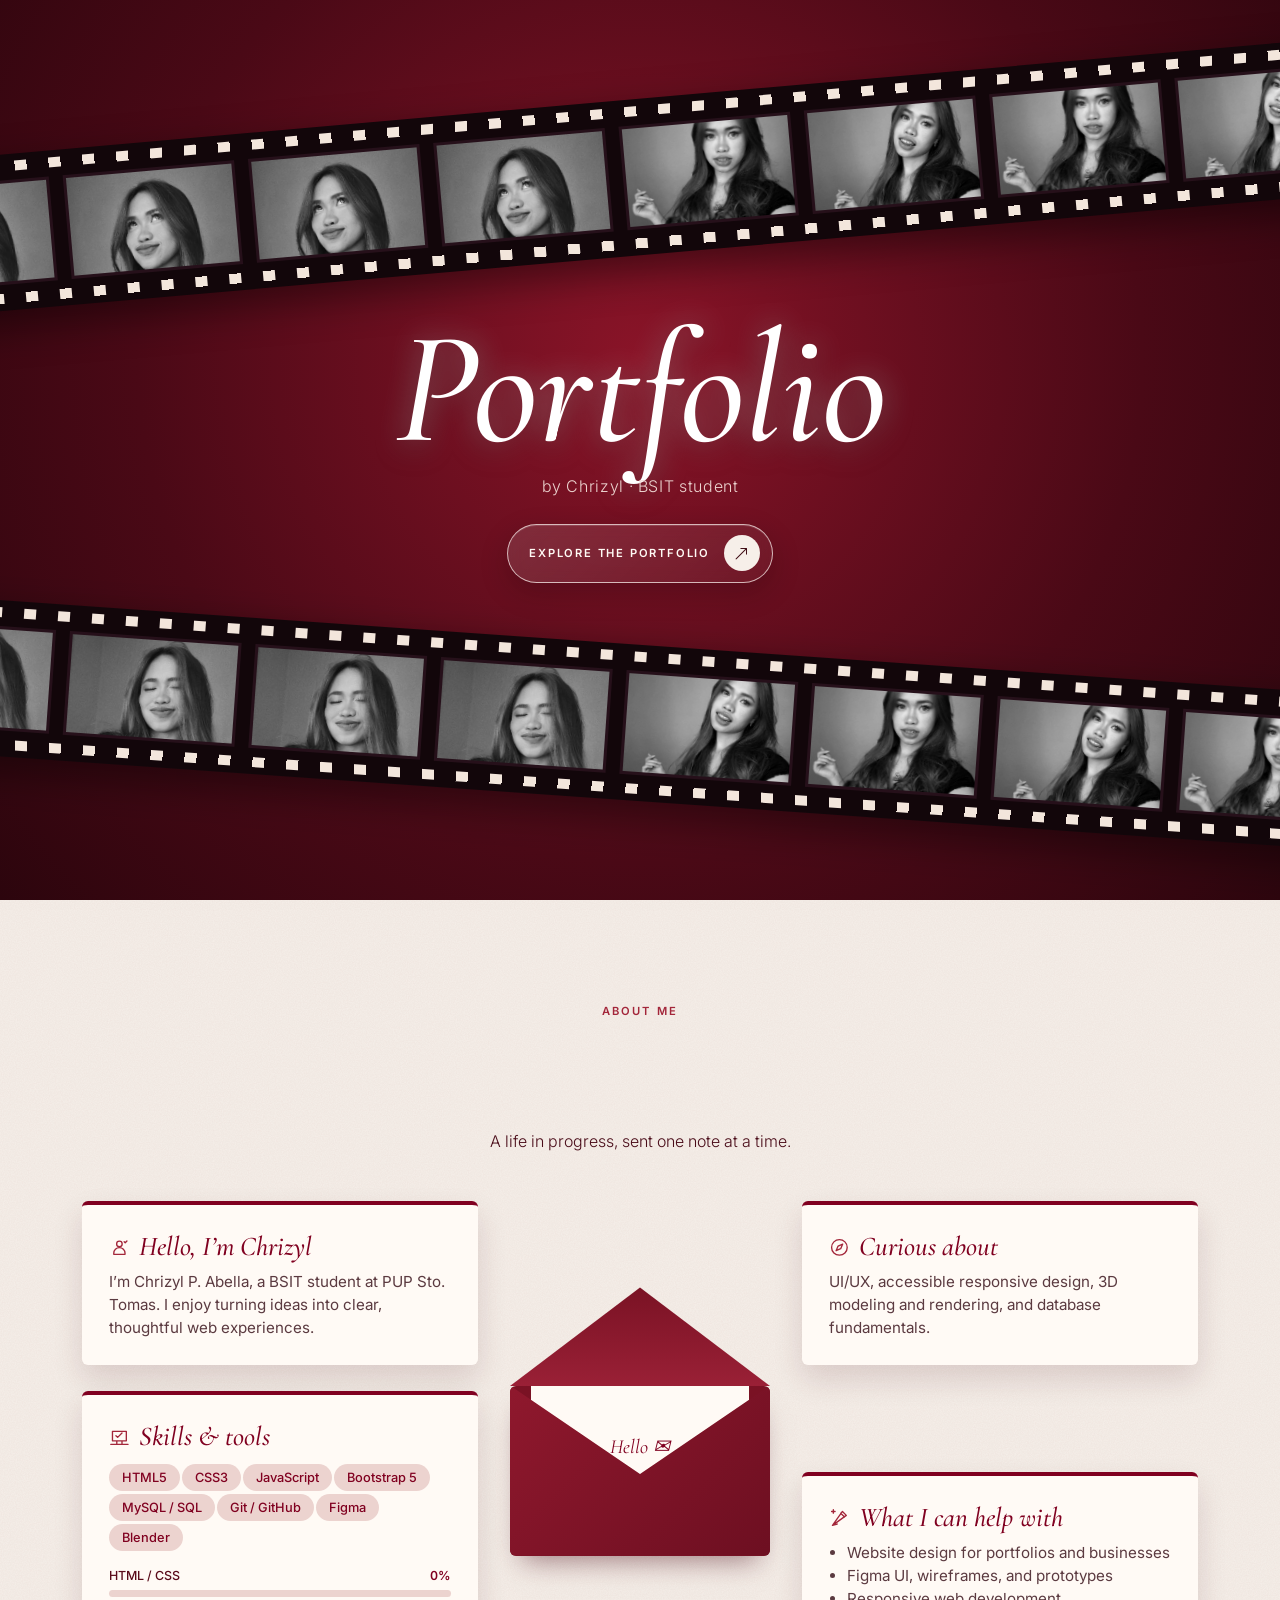
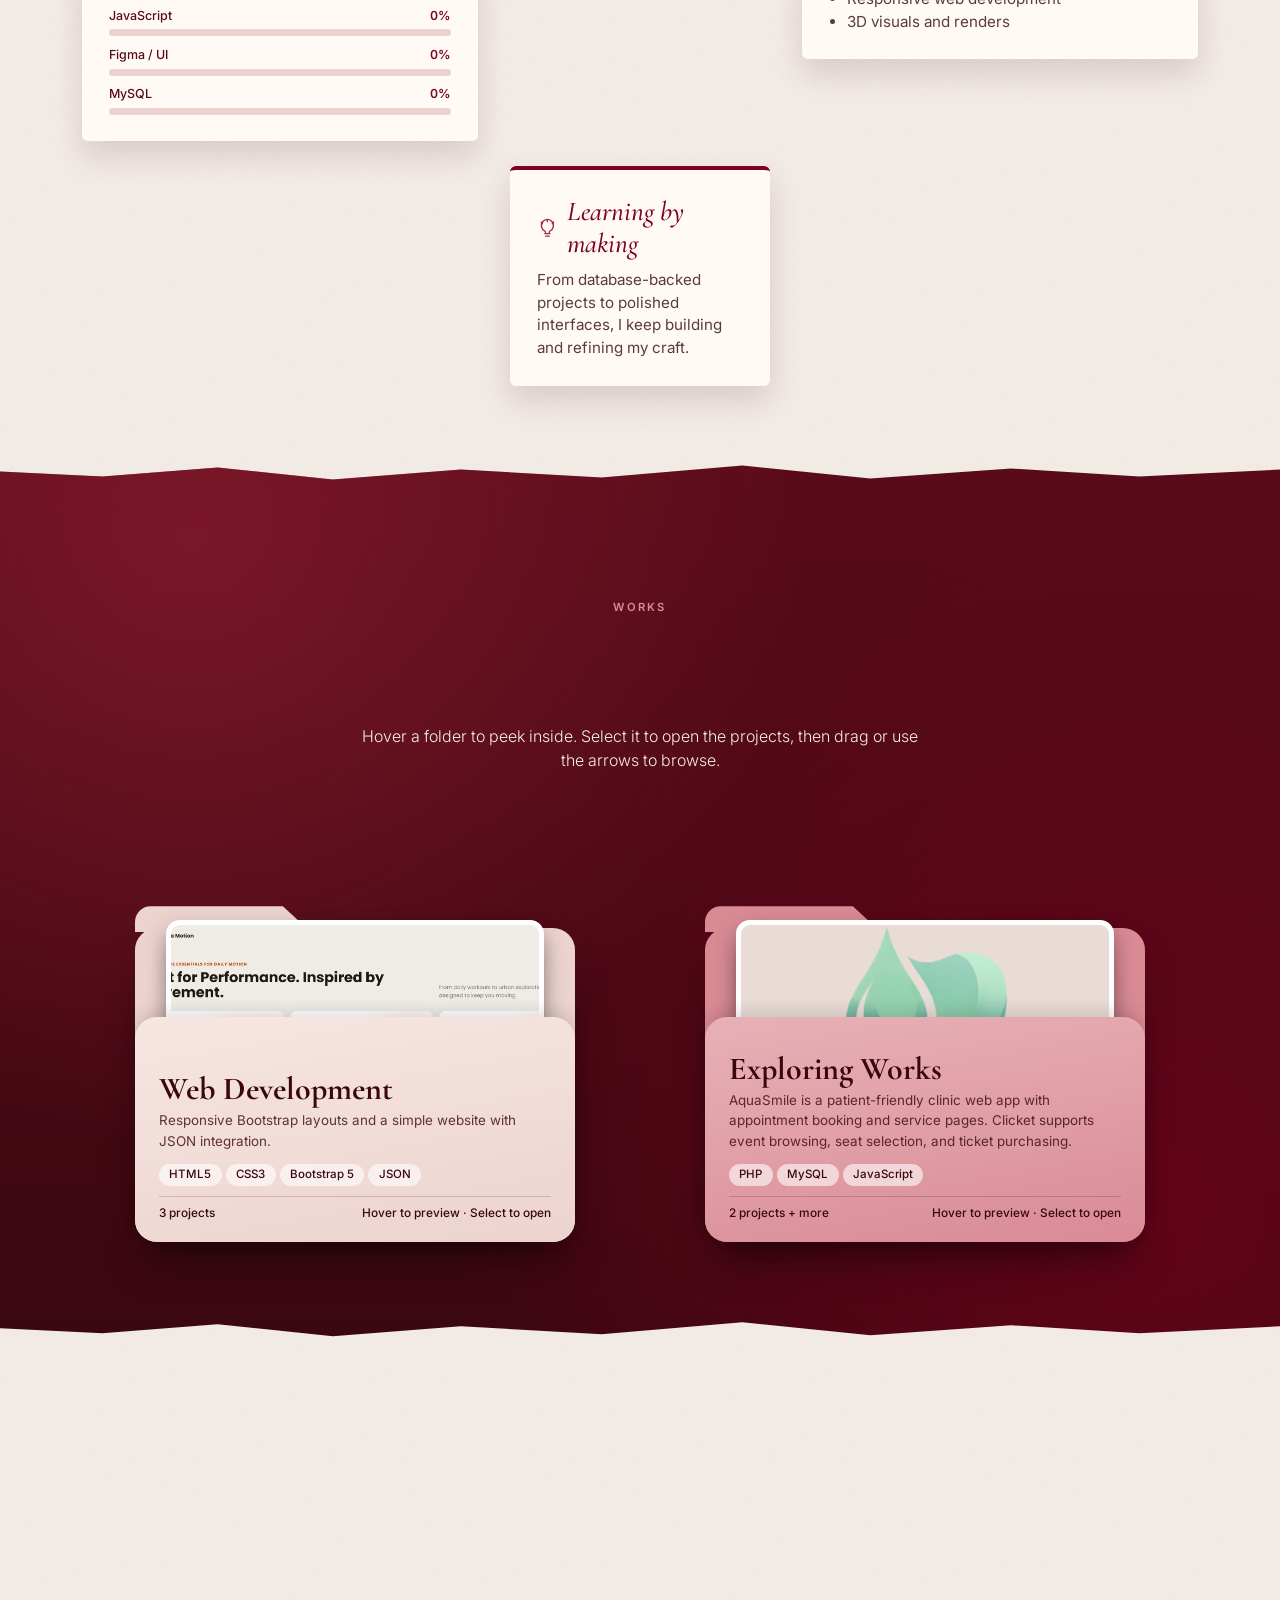
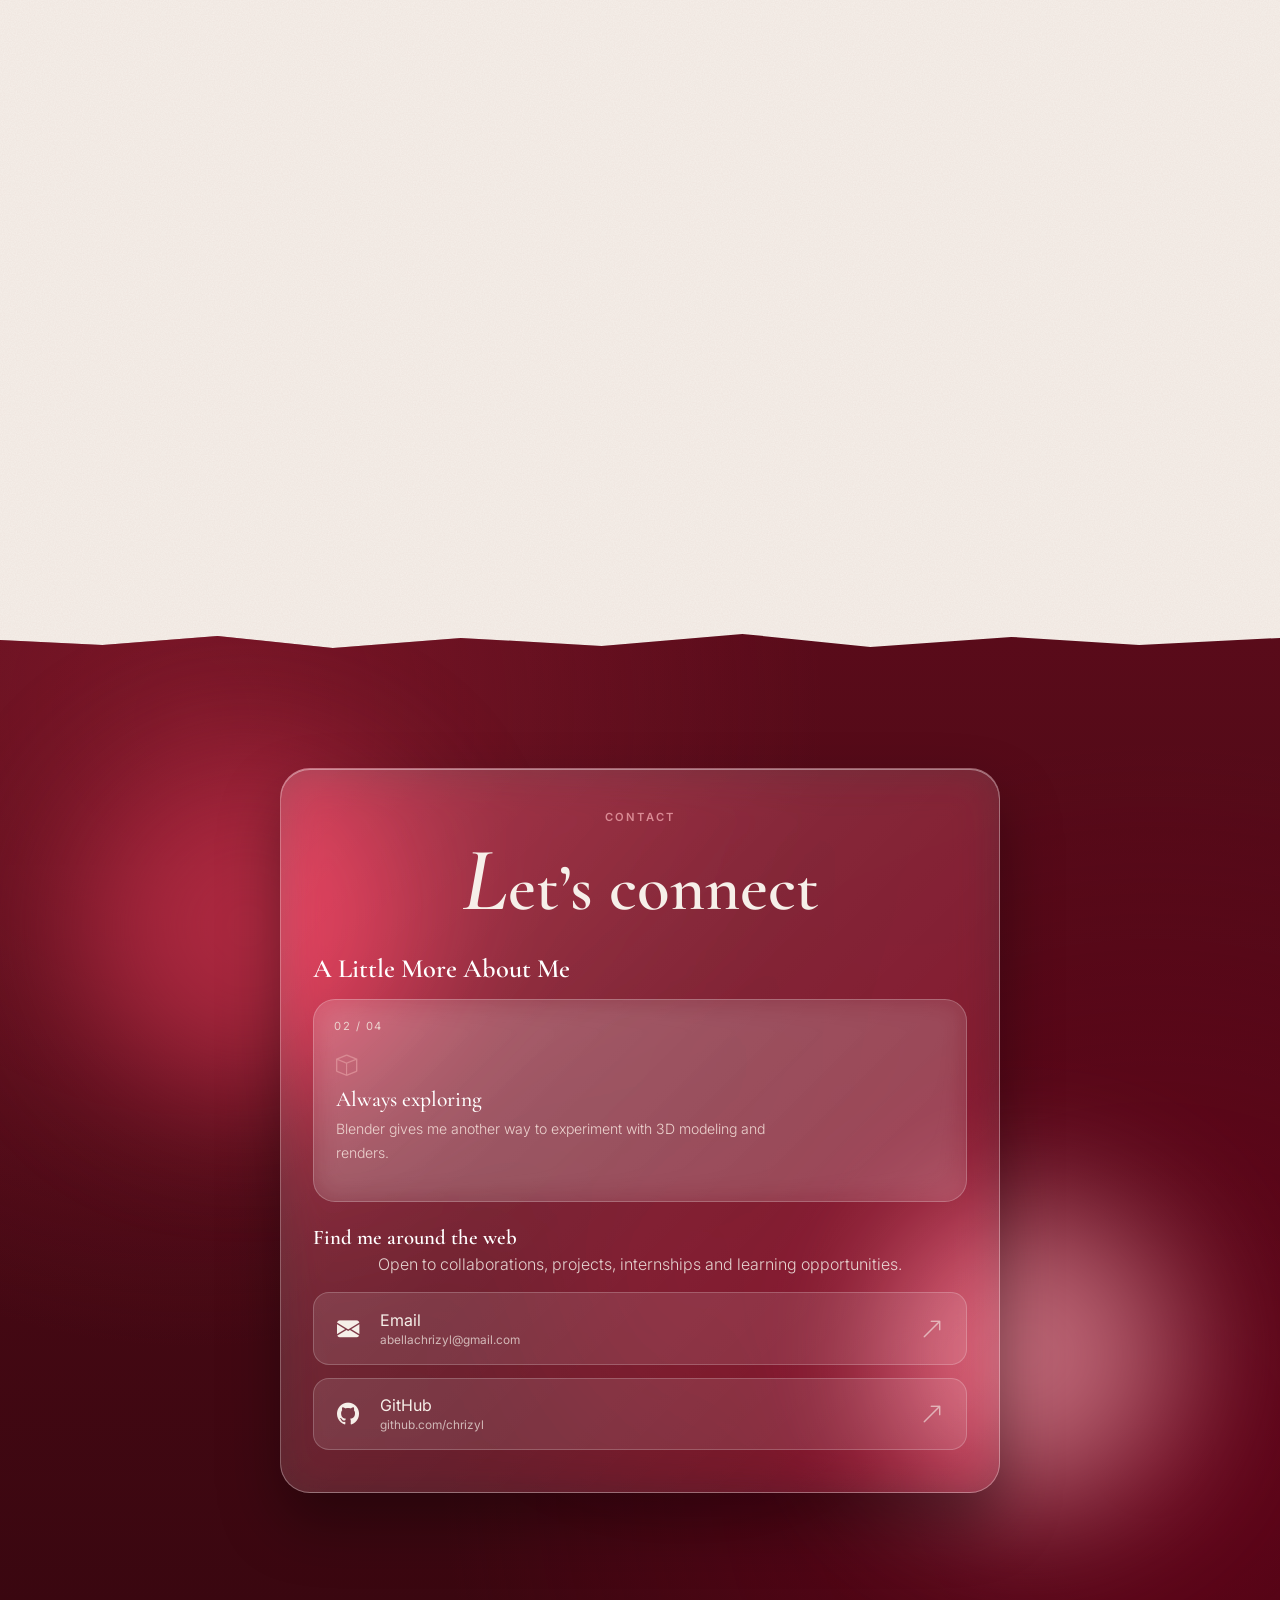
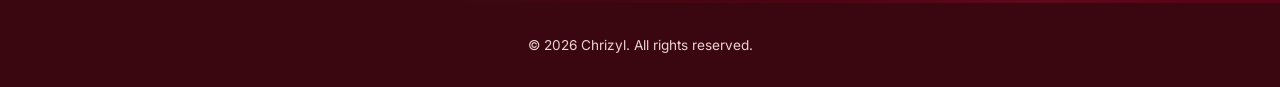
<file: index.html>
<!doctype html>
<html lang="en">
<head>
<meta charset="utf-8">
<meta name="viewport" content="width=device-width, initial-scale=1">
<meta name="theme-color" content="#3a0710">
<title>Chrizyl Abella | Portfolio</title>
<link rel="icon" type="image/png" href="assets/logo2.png">
<link rel="preconnect" href="https://fonts.googleapis.com">
<link rel="preconnect" href="https://fonts.gstatic.com" crossorigin>
<link href="https://fonts.googleapis.com/css2?family=Cormorant+Garamond:ital,wght@0,500;0,600;0,700;1,500;1,600;1,700&family=Inter:wght@300;400;500;600&display=swap" rel="stylesheet">
<link href="https://cdn.jsdelivr.net/npm/bootstrap@5.3.3/dist/css/bootstrap.min.css" rel="stylesheet">
<link href="https://cdn.jsdelivr.net/npm/bootstrap-icons@1.11.3/font/bootstrap-icons.min.css" rel="stylesheet">
<link rel="stylesheet" href="css/style.css">
</head>
<body class="locked">

<div id="progress"></div>

<div id="landing">
 <div class="strip a"><div class="track" id="trackA"></div></div>
 <div class="strip b"><div class="track" id="trackB"></div></div>
 <div class="land-center">
  <h1 class="land-title">Portfolio</h1>
  <p class="land-by">by Chrizyl · BSIT student</p>
  <button class="enter" id="enter" type="button"><span>Explore the portfolio</span><i class="bi bi-arrow-up-right" aria-hidden="true"></i></button>
 </div>
</div>

<nav class="navbar navbar-expand-lg fixed-top">
 <div class="container">
  <a class="navbar-brand" href="#home"><img src="assets/logo2.png" alt="" width="42" height="42">Chrizyl</a>
  <button class="navbar-toggler" type="button" data-bs-toggle="collapse" data-bs-target="#nav" aria-controls="nav" aria-expanded="false" aria-label="Toggle navigation"><span class="navbar-toggler-icon"></span></button>
  <div class="collapse navbar-collapse justify-content-end" id="nav">
   <ul class="navbar-nav">
    <li class="nav-item"><a class="nav-link" href="#home">Home</a></li>
    <li class="nav-item"><a class="nav-link" href="#about">About</a></li>
    <li class="nav-item"><a class="nav-link" href="#works">Works</a></li>
    <li class="nav-item"><a class="nav-link" href="#education">Education</a></li>
    <li class="nav-item"><a class="nav-link" href="#contact">Contact</a></li>
   </ul>
  </div>
 </div>
</nav>

<header id="home" class="hero s-dark">
 <div class="hero-in" id="heroIn">
  <div class="container">
   <div class="row align-items-center g-5">
    <div class="col-12 col-lg-7">
     <h1 class="name" id="name" aria-label="Chrizyl"></h1>
     <p class="surname sn">Abella</p>
     <div class="rule"></div>
     <p class="desc d1">Front-End Developer and BSIT student, building thoughtful, responsive web experiences.</p>
     <p class="hero-school d2">Polytechnic University of the Philippines · Sto. Tomas Campus</p>
    </div>
    <div class="col-12 col-lg-5">
     <div class="portrait"><img src="assets/ppic3.jpg" alt="Portrait of Chrizyl"></div>
    </div>
   </div>
  </div>
 </div>
 <div class="cue" aria-hidden="true"></div>
</header>

<section id="about" class="s-paper torn">
 <div class="container">
  <div class="text-center">
   <span class="section-label" data-r="up">About Me</span>
   <h2 class="sec-title" data-r="wipe">A few notes about me</h2>
   <p class="sec-sub mx-auto" data-r="up">A life in progress, sent one note at a time.</p>
  </div>
  <div class="about-grid" id="stage">
   <div class="env" id="env" data-r="zoom"><div class="env-back"></div><div class="env-letter">Hello ✉</div><div class="env-front"></div><div class="env-flap"></div><div class="seal">C</div></div>
   <div class="lw hello"><div class="letter"><h3><svg class="note-icon" viewBox="0 0 24 24" aria-hidden="true"><circle cx="12" cy="8" r="3.2"/><path d="M5.5 20v-1.2a6.5 6.5 0 0 1 13 0V20z"/><path d="m17.5 5.5 1.2 1.2 2-2"/></svg> Hello, I’m Chrizyl</h3><p>I’m Chrizyl P. Abella, a BSIT student at PUP Sto. Tomas. I enjoy turning ideas into clear, thoughtful web experiences.</p></div></div>
   <div class="lw explore"><div class="letter"><h3><svg class="note-icon" viewBox="0 0 24 24" aria-hidden="true"><circle cx="12" cy="12" r="9"/><path d="m15.8 8.2-2.3 5.3-5.3 2.3 2.3-5.3z"/></svg> Curious about</h3><p>UI/UX, accessible responsive design, 3D modeling and rendering, and database fundamentals.</p></div></div>
   <div class="lw skills"><div class="letter"><h3><svg class="note-icon" viewBox="0 0 24 24" aria-hidden="true"><path d="M4 5h16v11H4zM2 20h20M9 16v4m6-4v4"/><path d="m8 10 2 2 5-5"/></svg> Skills &amp; tools</h3><span class="pill">HTML5</span><span class="pill">CSS3</span><span class="pill">JavaScript</span><span class="pill">Bootstrap 5</span><span class="pill">MySQL / SQL</span><span class="pill">Git / GitHub</span><span class="pill">Figma</span><span class="pill">Blender</span>
    <div class="skill-bars">
     <div class="sk" data-v="90"><span>HTML / CSS</span><b>0%</b><div class="bar" role="progressbar" aria-label="HTML and CSS rating" aria-valuemin="0" aria-valuemax="100" aria-valuenow="0"><span class="fill"></span></div></div>
     <div class="sk" data-v="70"><span>JavaScript</span><b>0%</b><div class="bar" role="progressbar" aria-label="JavaScript rating" aria-valuemin="0" aria-valuemax="100" aria-valuenow="0"><span class="fill"></span></div></div>
     <div class="sk" data-v="80"><span>Figma / UI</span><b>0%</b><div class="bar" role="progressbar" aria-label="Figma and UI rating" aria-valuemin="0" aria-valuemax="100" aria-valuenow="0"><span class="fill"></span></div></div>
     <div class="sk" data-v="65"><span>MySQL</span><b>0%</b><div class="bar" role="progressbar" aria-label="MySQL rating" aria-valuemin="0" aria-valuemax="100" aria-valuenow="0"><span class="fill"></span></div></div>
    </div></div></div>
   <div class="lw services"><div class="letter"><h3><svg class="note-icon" viewBox="0 0 24 24" aria-hidden="true"><path d="M4 20 15.5 4l4.5 4.5L4 20zM13.5 6l4.5 4.5M4 20l5.5-1.5"/><path d="M3 4h4M5 2v4"/></svg> What I can help with</h3><ul><li>Website design for portfolios and businesses</li><li>Figma UI, wireframes, and prototypes</li><li>Responsive web development</li><li>3D visuals and renders</li></ul></div></div>
   <div class="lw tools"><div class="letter"><h3><svg class="note-icon" viewBox="0 0 24 24" aria-hidden="true"><path d="M9 18h6m-5 3h4m-5-6a7 7 0 1 1 6 0c-.8.6-1 1.2-1 3h-4c0-1.8-.2-2.4-1-3z"/><path d="M12 2v2M4.9 4.9l1.4 1.4M19.1 4.9l-1.4 1.4"/></svg> Learning by making</h3><p>From database-backed projects to polished interfaces, I keep building and refining my craft.</p></div></div>
  </div>
 </div>
</section>

<section id="works" class="s-dark torn">
 <div class="container">
  <div class="text-center">
   <span class="section-label" data-r="up">Works</span>
   <h2 class="sec-title" data-r="wipe">Ideas made tangible</h2>
   <p class="sec-sub mx-auto" data-r="up">Hover a folder to peek inside. Select it to open the projects, then drag or use the arrows to browse.</p>
  </div>
  <div class="row g-4 mt-2" id="pockets"></div>
 </div>
</section>

<section id="education" class="s-paper torn">
 <div class="container">
  <div class="text-center mb-5"><span class="section-label" data-r="up">Education Background</span><h2 class="sec-title" data-r="wipe">The path so far</h2></div>
  <div class="row g-5">
   <div class="col-12 col-lg-6" data-r="left">
    <h3 class="col-h">Learning timeline</h3>
    <div class="school"><div class="yr">2024 – Present</div><div><b>BS Information Technology</b><span>Polytechnic University of the Philippines, Sto. Tomas Campus</span></div></div>
    <div class="school"><div class="yr">Graduated</div><div><b>Senior High School, STEM</b><span>Tanauan Institute · With Honors</span></div></div>
   </div>
   <div class="col-12 col-lg-6" data-r="right">
    <h3 class="col-h">Certificates</h3>
    <div class="cert-list">
     <article class="cert-card">
      <a class="cert-preview" href="assets/cisco_cert.png" target="_blank" rel="noopener noreferrer" aria-label="Open Cisco Packet Tracer certificate image">
       <img src="assets/cisco_cert.png" alt="Cisco Networking Academy certificate for Getting Started with Cisco Packet Tracer, awarded June 3, 2026" loading="lazy">
      </a>
      <div class="cert-copy">
       <h4>Getting Started with Cisco Packet Tracer</h4>
       <time datetime="2026-06-03">June 3, 2026</time>
      </div>
     </article>
    </div>
   </div>
  </div>
 </div>
</section>

<section id="contact" class="s-dark torn contact">
 <div class="blob b1"></div><div class="blob b2"></div><div class="blob b3"></div>
 <div class="container">
  <div class="glass" data-r="zoom">
   <span class="section-label">Contact</span>
   <h2 class="sec-title">Let’s connect</h2>
   <h3 class="about-carousel-title">A Little More About Me</h3>
   <div class="about-carousel" id="aboutCarousel" aria-roledescription="carousel" aria-label="A Little More About Me">
    <div class="carousel-heading"><span class="carousel-count" aria-hidden="true">01 / 04</span></div>
    <div class="carousel-window" aria-live="off">
     <article class="about-slide active"><i class="bi bi-brush" aria-hidden="true"></i><h4>Creative by nature</h4><p>I enjoy shaping visual ideas through UI/UX design and Figma.</p></article>
     <article class="about-slide"><i class="bi bi-box" aria-hidden="true"></i><h4>Always exploring</h4><p>Blender gives me another way to experiment with 3D modeling and renders.</p></article>
     <article class="about-slide"><i class="bi bi-code-slash" aria-hidden="true"></i><h4>Learning through code</h4><p>As a BSIT student, I’m building experience in front-end development, MySQL, and responsive design.</p></article>
     <article class="about-slide"><i class="bi bi-arrow-up-right-circle" aria-hidden="true"></i><h4>Looking ahead</h4><p>I’m open to projects, internships, collaboration, and opportunities to keep learning.</p></article>
    </div>
   </div>
   <h3 class="contact-links-title">Find me around the web</h3>
   <p class="sec-sub mx-auto mb-3">Open to collaborations, projects, internships and learning opportunities.</p>
   <a class="soc" href="mailto:abellachrizyl@gmail.com" data-r="up"><i class="bi bi-envelope-fill"></i><div>Email<small>abellachrizyl@gmail.com</small></div><i class="bi bi-arrow-up-right arr"></i></a>
   <a class="soc" href="https://github.com/chrizyl" target="_blank" rel="noopener" data-r="up"><i class="bi bi-github"></i><div>GitHub<small>github.com/chrizyl</small></div><i class="bi bi-arrow-up-right arr"></i></a>
  </div>
 </div>
</section>
<footer>© 2026 Chrizyl. All rights reserved.</footer>

<script src="https://cdn.jsdelivr.net/npm/bootstrap@5.3.3/dist/js/bootstrap.bundle.min.js"></script>
<script src="js/script.js"></script>
</body>
</html>
</file>
<file: css/style.css>
:root {
    --wine: #800020;
    --wine-d: #5a0b1a;
    --wine-dd: #3a0710;
    --wine-l: #a3263a;
    --rose: #d98b94;
    --blush: #ecd3cf;
    --paper: #f6efe9;
    --ink: #4a0c19;
    --mute: #7b5a60;
    --ease: cubic-bezier(.22, 1, .36, 1)
}

* {
    -webkit-tap-highlight-color: transparent
}

html {
    scroll-behavior: smooth;
    scroll-padding-top: 70px
}

body {
    font-family: 'Inter', sans-serif;
    font-weight: 400;
    background: var(--wine-dd);
    color: var(--paper);
    overflow-x: hidden
}

body.locked {
    overflow: hidden;
    height: 100vh
}

h1,
h2,
h3,
h4,
.serif {
    font-family: 'Cormorant Garamond', serif
}

a:focus-visible,
button:focus-visible,
.pocket:focus-visible {
    outline: 3px solid var(--rose);
    outline-offset: 4px
}

#progress {
    position: fixed;
    top: 0;
    left: 0;
    height: 3px;
    width: 0;
    background: linear-gradient(90deg, var(--rose), #fff);
    z-index: 3000
}

section,
header {
    position: relative
}

.s-dark {
    background: radial-gradient(circle at 15% 10%, rgba(163, 38, 58, .45), transparent 45%), radial-gradient(circle at 90% 85%, rgba(128, 0, 32, .55), transparent 50%), linear-gradient(var(--wine-d), var(--wine-dd));
    color: var(--paper)
}

.s-paper {
    color: var(--ink);
    background-color: var(--paper);
    background-image: url("data:image/svg+xml;utf8,<svg xmlns='http://www.w3.org/2000/svg' width='220' height='220'><filter id='n'><feTurbulence type='fractalNoise' baseFrequency='.85' numOctaves='2' stitchTiles='stitch'/><feColorMatrix values='0 0 0 0 .35 0 0 0 0 .2 0 0 0 0 .2 0 0 0 .09 0'/></filter><rect width='100%' height='100%' filter='url(%23n)'/></svg>")
}

.torn {
    margin-top: -46px;
    padding-top: 150px;
    padding-bottom: 110px
}

.sec-title {
    font-size: clamp(2.4rem, 6vw, 4.2rem);
    line-height: 1;
    font-weight: 600;
    margin: 0 0 .6rem
}

.sec-title::first-letter {
    font-style: italic;
    font-size: 1.35em
}

.sec-sub {
    font-weight: 300;
    max-width: 560px;
    opacity: .85
}

.italic {
    font-style: italic
}

[data-r] {
    opacity: 0;
    transition: opacity .9s var(--ease), transform .9s var(--ease), clip-path 1.1s var(--ease);
    transition-delay: calc(var(--d, 0) * 1ms)
}

[data-r=up] {
    transform: translateY(54px)
}

[data-r=left] {
    transform: translateX(-70px)
}

[data-r=right] {
    transform: translateX(70px)
}

[data-r=zoom] {
    transform: scale(.88)
}

[data-r=tilt] {
    transform: translateY(50px) rotate(-5deg)
}

[data-r=wipe] {
    opacity: 1;
    clip-path: inset(0 100% 0 0)
}

[data-r].in {
    opacity: 1;
    transform: none
}

[data-r=wipe].in {
    clip-path: inset(0 -5% 0 0)
}

.navbar {
    background: rgba(58, 7, 16, .72);
    backdrop-filter: blur(14px);
    border-bottom: 1px solid rgba(246, 239, 233, .12);
    padding: .55rem 0
}

.navbar-brand {
    display: flex;
    align-items: center;
    gap: .7rem;
    font-family: 'Cormorant Garamond', serif;
    font-weight: 700;
    font-size: 1.6rem;
    color: var(--paper)
}

.navbar-brand img {
    width: 32px;
    height: 42px;
    border-radius: 0;
    object-fit: contain;
    background: transparent;
    flex: none
}

.navbar-toggler {
    border: 0;
    filter: invert(1)
}

.nav-link {
    color: var(--paper) !important;
    font-weight: 500;
    font-size: .92rem;
    padding: .5rem 1rem !important;
    position: relative
}

.nav-link::after {
    content: "";
    position: absolute;
    left: 1rem;
    right: 1rem;
    bottom: .2rem;
    height: 1px;
    background: var(--rose);
    transform: scaleX(0);
    transition: transform .4s var(--ease)
}

.nav-link:hover::after,
.nav-link.active::after {
    transform: scaleX(1)
}

#landing {
    position: fixed;
    inset: 0;
    z-index: 5000;
    overflow: hidden;
    background: radial-gradient(circle at 50% 40%, #8a1428, #4a0916 60%, #2c050d);
    transition: transform 1.3s cubic-bezier(.76, 0, .24, 1) .55s
}

#landing.leaving {
    transform: translateY(-100%)
}

#landing.gone {
    display: none
}

.strip {
    position: absolute;
    left: -10%;
    width: 120%;
    height: 156px;
    background: #12060a;
    box-shadow: 0 14px 40px rgba(0, 0, 0, .45);
    transition: transform 1.1s cubic-bezier(.65, 0, .25, 1);
    z-index: 1
}

.strip::before,
.strip::after {
    content: "";
    position: absolute;
    left: 0;
    right: 0;
    height: 10px;
    background: repeating-linear-gradient(90deg, transparent 0 10px, #f3e6dc 10px 22px, transparent 22px 34px)
}

.strip::before {
    top: 7px
}

.strip::after {
    bottom: 7px
}

.strip.a {
    top: 11%;
    transform: rotate(-5deg)
}

.strip.b {
    bottom: 11%;
    transform: rotate(4deg)
}

#landing.leaving .a {
    transform: translate(-18%, -130%) rotate(-12deg)
}

#landing.leaving .b {
    transform: translate(18%, 130%) rotate(10deg)
}

.track {
    display: flex;
    gap: 14px;
    padding: 26px 7px;
    width: max-content;
    animation: slide 46s linear infinite
}

.strip.b .track {
    animation-direction: reverse
}

@keyframes slide {
    to {
        transform: translateX(-50%)
    }
}

.frame {
    width: 172px;
    height: 104px;
    flex: none;
    border: 3px solid #26101a;
    background: #000;
    overflow: hidden;
    opacity: 0;
    animation: develop 1.4s var(--ease) forwards;
    animation-delay: calc(var(--i) * 70ms + .3s)
}

.frame img {
    width: 100%;
    height: 100%;
    object-fit: cover;
    filter: grayscale(1) contrast(1.12);
    transition: filter .5s
}

.frame:hover img {
    filter: none
}

@keyframes develop {
    from {
        opacity: 0;
        filter: blur(8px) sepia(1)
    }

    to {
        opacity: 1;
        filter: none
    }
}

.land-center {
    position: absolute;
    inset: 0;
    display: flex;
    flex-direction: column;
    align-items: center;
    justify-content: center;
    text-align: center;
    z-index: 3;
    transition: opacity .5s, transform 1s;
    padding: 1.5rem 1rem;
    pointer-events: none
}

#landing.leaving .land-center {
    opacity: 0;
    transform: scale(1.15)
}

.land-title {
    font-size: clamp(4rem, 14vw, 10rem);
    line-height: .9;
    font-style: italic;
    font-weight: 500;
    color: #fff;
    text-shadow: 0 0 30px rgba(255, 255, 255, .35), 0 6px 30px rgba(0, 0, 0, .4);
    margin: 0
}

.land-by {
    font-weight: 300;
    letter-spacing: .04em;
    margin: .8rem 0 1.6rem;
    color: var(--blush)
}

.enter {
    position: relative;
    z-index: 4;
    display: inline-flex;
    align-items: center;
    justify-content: center;
    gap: .9rem;
    min-height: 54px;
    font-family: 'Inter', sans-serif;
    font-size: .7rem;
    font-weight: 600;
    letter-spacing: .16em;
    text-transform: uppercase;
    color: #fffaf5;
    background: linear-gradient(135deg, rgba(255,255,255,.12), rgba(255,255,255,.035));
    border: 1px solid rgba(255, 250, 245, .7);
    border-radius: 999px;
    padding: .65rem .75rem .65rem 1.35rem;
    box-shadow: 0 10px 28px rgba(24, 2, 8, .22), inset 0 1px rgba(255,255,255,.14);
    backdrop-filter: blur(8px);
    pointer-events: auto;
    transition: color .35s var(--ease), background .35s var(--ease), border-color .35s var(--ease), transform .35s var(--ease), box-shadow .35s var(--ease)
}

.enter i {
    display: grid;
    place-items: center;
    width: 36px;
    height: 36px;
    border-radius: 50%;
    color: var(--wine-dd);
    background: var(--paper);
    font-size: .95rem;
    transition: transform .35s var(--ease), background .35s var(--ease), color .35s var(--ease)
}

.enter:hover {
    color: #fff;
    background: linear-gradient(135deg, rgba(255,255,255,.2), rgba(255,255,255,.08));
    border-color: #fff;
    transform: translateY(-3px);
    box-shadow: 0 16px 36px rgba(24, 2, 8, .3), inset 0 1px rgba(255,255,255,.2)
}
.enter:hover i { transform: translate(2px, -2px); background: #fff; color: var(--wine) }
.enter:active { transform: translateY(-1px) scale(.99) }
.land-center > :is(.land-title, .land-by) { pointer-events: none }

.hero {
    min-height: 100vh;
    display: flex;
    align-items: center;
    text-align: left;
    padding: 110px 0 160px;
    overflow: hidden
}

.hero-in {
    will-change: transform, opacity;
    width: 100%
}

.name {
    font-size: clamp(4.6rem, 13vw, 10.5rem);
    line-height: .9;
    font-weight: 500;
    font-style: italic;
    margin: 0;
    color: #fff;
    text-shadow: 0 0 40px rgba(217, 139, 148, .35)
}

.name span {
    display: inline-block;
    opacity: 0;
    transform: translateY(80%) rotate(6deg);
    transition: opacity 1s var(--ease), transform 1.2s var(--ease);
    transition-delay: calc(var(--i) * 90ms)
}

body.ready .name span {
    opacity: 1;
    transform: none
}

.rule {
    width: 0;
    height: 1px;
    background: var(--rose);
    margin: 1.4rem 0;
    transition: width 1.4s var(--ease) .9s
}

body.ready .rule {
    width: 120px
}

.hero p {
    opacity: 0;
    transform: translateY(20px);
    transition: opacity 1s var(--ease), transform 1s var(--ease)
}

body.ready .hero p.d1 {
    opacity: 1;
    transform: none;
    transition-delay: 1.1s
}

body.ready .hero p.d2 {
    opacity: .75;
    transform: none;
    transition-delay: 1.35s
}

.hero .desc {
    font-size: clamp(1.05rem, 2vw, 1.3rem);
    font-weight: 300;
    max-width: 560px;
    margin: 0 0 .8rem
}

.hero .hero-school {
    font-size: .9rem
}

.surname {
    font-family: 'Cormorant Garamond', serif;
    font-size: clamp(1.5rem, 3.2vw, 2.3rem);
    font-weight: 500;
    letter-spacing: .32em;
    text-transform: lowercase;
    color: var(--rose);
    margin: .35rem 0 0 .4rem
}

body.ready .hero p.sn {
    opacity: 1;
    transform: none;
    transition-delay: .9s
}

.portrait {
    position: relative;
    max-width: 380px;
    margin: 0 auto;
    opacity: 0;
    transform: translateX(70px) scale(.95);
    transition: opacity 1.2s var(--ease) .8s, transform 1.4s var(--ease) .8s
}

body.ready .portrait {
    opacity: 1;
    transform: none
}

.portrait::before {
    content: "";
    position: absolute;
    inset: 18px -18px -18px 18px;
    border: 1px solid var(--rose);
    border-radius: 200px 200px 24px 24px
}

.portrait img {
    position: relative;
    width: 100%;
    aspect-ratio: 4/5;
    object-fit: cover;
    border-radius: 200px 200px 24px 24px;
    display: block;
    background: #6d0f21;
    border: 6px solid var(--paper);
    box-shadow: 0 30px 60px rgba(0, 0, 0, .45)
}

.cue {
    position: absolute;
    bottom: 90px;
    left: 50%;
    width: 1px;
    height: 56px;
    background: linear-gradient(var(--rose), transparent);
    animation: cue 1.8s ease-in-out infinite
}

@keyframes cue {
    0% {
        transform: scaleY(0);
        transform-origin: top
    }

    50% {
        transform: scaleY(1);
        transform-origin: top
    }

    51% {
        transform-origin: bottom
    }

    100% {
        transform: scaleY(0);
        transform-origin: bottom
    }
}

.about-grid {
    position: relative;
    display: grid;
    gap: 1.6rem 2rem;
    align-items: center;
    margin-top: 3rem;
    grid-template-columns: 1fr minmax(210px, 260px) 1fr;
    grid-template-areas: "hello env explore" "skills env services" ". tools ."
}

.lw.hello {
    grid-area: hello
}

.lw.explore {
    grid-area: explore
}

.lw.skills {
    grid-area: skills
}

.lw.services {
    grid-area: services
}

.lw.tools {
    grid-area: tools
}

.env {
    grid-area: env;
    position: relative;
    z-index: 4;
    width: 100%;
    height: 170px;
    align-self: center;
    perspective: 1000px
}

.env-back {
    position: absolute;
    inset: 0;
    background: #7a1224;
    border-radius: 6px;
    box-shadow: 0 16px 26px -12px rgba(74, 12, 25, .5)
}

.env-letter {
    position: absolute;
    left: 8%;
    right: 8%;
    top: 10px;
    bottom: 10px;
    background: #fffaf5;
    border-radius: 3px;
    transition: transform 1s var(--ease) .7s;
    display: flex;
    align-items: center;
    justify-content: center;
    font-family: 'Cormorant Garamond';
    font-style: italic;
    font-size: 1.25rem;
    color: var(--wine)
}

.env.open .env-letter {
    transform: translateY(-24px)
}

.env-front {
    position: absolute;
    inset: 0;
    background: linear-gradient(135deg, #8f182d, #6d0f21);
    clip-path: polygon(0 0, 50% 52%, 100% 0, 100% 100%, 0 100%);
    border-radius: 6px
}

.env-flap {
    position: absolute;
    left: 0;
    right: 0;
    top: 0;
    height: 58%;
    background: linear-gradient(#9a2036, #7a1224);
    clip-path: polygon(0 0, 100% 0, 50% 100%);
    transform-origin: top;
    transition: transform .9s cubic-bezier(.2, .75, .25, 1), z-index 0s .35s;
    z-index: 3
}

.env.open .env-flap {
    transform: rotateX(180deg);
    z-index: 0
}

.seal {
    position: absolute;
    left: 50%;
    top: 50%;
    width: 34px;
    height: 34px;
    margin: -6px 0 0 -17px;
    border-radius: 50%;
    background: radial-gradient(circle at 35% 30%, #e0526b, #800020 60%, #4a0612);
    color: #fff;
    font-family: 'Cormorant Garamond';
    font-style: italic;
    font-weight: 700;
    font-size: 1.1rem;
    display: flex;
    align-items: center;
    justify-content: center;
    z-index: 5;
    box-shadow: 0 4px 8px rgba(0, 0, 0, .35);
    transition: opacity .4s, transform .6s var(--ease)
}

.env.open .seal {
    opacity: 0;
    transform: scale(.4)
}

.letter {
    position: relative;
    z-index: 2;
    background: #fffaf5;
    border-radius: 6px;
    padding: 1.6rem 1.7rem;
    height: 100%;
    box-shadow: 0 14px 30px rgba(74, 12, 25, .14);
    border-top: 4px solid var(--wine);
    transform: translate3d(var(--dx, 0), var(--dy, 0), 0) scale(.28) rotate(var(--start-rotation, -7deg));
    opacity: 0;
    backface-visibility: hidden;
    will-change: transform, opacity;
    transition: transform 1.25s cubic-bezier(.16, 1, .3, 1), opacity .55s ease;
    transition-delay: calc(var(--n) * 145ms + 420ms)
}

.env.open~.lw .letter {
    transform: translate3d(0, 0, 0) scale(1) rotate(0);
    opacity: 1
}

.letter h3 {
    font-size: 1.7rem;
    font-style: italic;
    color: var(--wine);
    margin: 0 0 .5rem
}

.letter p,
.letter li {
    font-size: .95rem;
    color: #5b3a40;
    margin: 0
}

.letter ul {
    padding-left: 1.1rem;
    margin: 0
}

.pill {
    display: inline-block;
    font-size: .8rem;
    font-weight: 500;
    cursor: default;
    color: var(--wine);
    background: var(--blush);
    border-radius: 50px;
    padding: .25rem .8rem;
    margin: .18rem .15rem 0 0;
    transition: transform .3s var(--ease), background .3s, color .3s
}

.folder-unit {
    display: flex;
    flex-direction: column;
    width: 100%;
    max-width: 520px;
    margin: 60px auto 0
}

.pocket {
    --c: #ecd3cf;
    --c2: #f6e6e2;
    position: relative;
    height: 370px;
    width: 100%;
    max-width: 440px;
    margin: 0 auto;
    perspective: 1200px;
    cursor: pointer;
    color: var(--wine-dd);
    touch-action: manipulation
}

.section-label {
    display: block;
    margin-bottom: .55rem;
    color: var(--rose);
    font-size: .7rem;
    font-weight: 600;
    letter-spacing: .2em;
    line-height: 1.4;
    text-transform: uppercase
}

.s-paper .section-label { color: var(--wine-l) }

.pocket.alt {
    --c: #d98b94;
    --c2: #e8b1b7
}

.p-back {
    position: absolute;
    left: 0;
    right: 0;
    top: 56px;
    bottom: 0;
    background: var(--c);
    border-radius: 22px;
    box-shadow: 0 26px 40px -14px rgba(0, 0, 0, .55)
}

.p-back::before {
    content: "";
    position: absolute;
    top: -22px;
    left: 0;
    width: 40%;
    height: 26px;
    background: var(--c);
    border-radius: 16px 16px 0 0;
    clip-path: polygon(0 100%, 0 0, 84% 0, 100% 100%)
}

.p-cards {
    position: absolute;
    inset: 0;
    z-index: 2;
    transition: opacity .28s ease, transform .6s var(--ease), visibility 0s linear .28s
}

.pocket.expanded .p-cards {
    opacity: 0;
    visibility: hidden;
    transform: translateY(34px) scale(.88)
}

.pocket.expanded .p-cards { pointer-events: none }
.pocket:not(.expanded) .p-cards { transition-delay: 0s, 0s, 0s }

.p-card {
    position: absolute;
    left: 7%;
    right: 7%;
    top: 14px;
    height: 212px;
    display: block;
    border-radius: 14px;
    overflow: hidden;
    background: #fff;
    border: 5px solid #fff;
    box-shadow: 0 10px 22px rgba(0, 0, 0, .3);
    pointer-events: none;
    transition: transform .75s var(--ease), box-shadow .5s var(--ease)
}

.p-card img {
    width: 100%;
    height: 100%;
    object-fit: cover;
    display: block;
    background: #e9dcd6
}

.p-card em {
    position: absolute;
    left: 8px;
    bottom: 8px;
    background: rgba(255, 255, 255, .92);
    color: var(--wine-dd);
    font-style: normal;
    font-weight: 600;
    font-size: .74rem;
    padding: .2rem .6rem;
    border-radius: 50px
}

.p-card:nth-child(1) {
    z-index: 3;
    transform: translateY(34px)
}

.p-card:nth-child(2) {
    z-index: 2;
    transform: translateY(42px) scale(.96) rotate(-1deg)
}

.p-card:nth-child(3) {
    z-index: 1;
    transform: translateY(50px) scale(.92) rotate(1.5deg)
}

.p-front {
    position: absolute;
    left: 0;
    right: 0;
    bottom: 0;
    height: 61%;
    z-index: 5;
    padding: 1.2rem 1.5rem;
    display: flex;
    flex-direction: column;
    justify-content: flex-end;
    background: linear-gradient(170deg, var(--c2), var(--c));
    border-radius: 22px;
    transform-origin: bottom left;
    transition: transform .9s var(--ease);
    box-shadow: 0 -6px 16px rgba(0, 0, 0, .12)
}

.p-front h3 {
    font-size: 2rem;
    font-weight: 700;
    margin: 0 0 .1rem
}

.p-front p {
    font-size: .84rem;
    margin: 0 0 .6rem;
    opacity: .8
}

.p-front .tg span {
    display: inline-block;
    font-size: .72rem;
    font-weight: 500;
    background: rgba(255, 255, 255, .6);
    border-radius: 50px;
    padding: .15rem .65rem;
    margin: 0 .25rem .25rem 0
}

.p-front .ft {
    margin-top: .4rem;
    padding-top: .5rem;
    border-top: 1px solid rgba(58, 7, 16, .18);
    font-size: .74rem;
    font-weight: 500;
    display: flex;
    justify-content: space-between
}

.pocket.preview-open .p-card:nth-child(1) {
    transform: translateY(-31px) rotate(-1deg) scale(1.01)
}

.pocket.preview-open .p-card:nth-child(2) {
    transform: translate(-24%, -6px) rotate(-8deg) scale(.95)
}

.pocket.preview-open .p-card:nth-child(3) {
    transform: translate(24%, 0) rotate(8deg) scale(.93)
}

.pocket.preview-open .p-front {
    transform: rotateX(-16deg) skewX(-3deg) translateY(2px)
}

.pocket.expanded .p-front {
    transform: rotateX(-16deg) skewX(-3deg) translateY(2px);
    box-shadow: 0 -10px 24px rgba(0, 0, 0, .16)
}

.project-panel {
    position: relative;
    z-index: 6;
    margin: 0 0 .8rem;
    padding: .6rem 0 .2rem;
    border: 0;
    border-radius: 0;
    background: none;
    box-shadow: none;
    animation: panel-in .42s var(--ease) both
}

.p-card-plus { display: grid; place-items: center; width: 100%; height: 100%; color: var(--wine); background: radial-gradient(circle at 50% 35%, #fffaf5, var(--blush)); font: 300 5.5rem/1 'Inter', sans-serif }
.wc-img-plus { display: grid; place-items: center; color: #fffaf5; background: linear-gradient(145deg, #6b1125, #3a0710) }
.wc-img-plus span { display: grid; place-items: center; width: 52px; height: 52px; border: 1px solid rgba(255, 250, 245, .65); border-radius: 50%; font: 300 2rem/1 'Inter', sans-serif; transition: transform .45s var(--ease), background .45s var(--ease) }
.wc:hover .wc-img-plus span,
.wc:focus-visible .wc-img-plus span { transform: rotate(90deg); background: rgba(255, 255, 255, .12) }

.project-panel[hidden] {
    display: none
}

@keyframes panel-in {
    from {
        opacity: 0;
        transform: translateY(-8px)
    }

    to {
        opacity: 1;
        transform: none
    }
}

.col-h {
    font-size: 2rem;
    font-style: italic;
    font-weight: 600;
    color: var(--wine);
    margin-bottom: 1.4rem;
    padding-bottom: .6rem;
    border-bottom: 1px solid rgba(128, 0, 32, .25)
}

.school {
    display: grid;
    grid-template-columns: 110px 1fr;
    gap: 1rem;
    padding: 1.1rem 0;
    border-bottom: 1px dotted rgba(128, 0, 32, .3)
}

.school .yr {
    font-family: 'Cormorant Garamond';
    font-style: italic;
    font-size: 1.15rem;
    color: var(--wine-l)
}

.school b {
    display: block;
    font-size: 1.05rem;
    color: var(--wine-d);
    font-weight: 600
}

.school span {
    color: var(--mute);
    font-size: .92rem
}

.school {
    position: relative;
    grid-template-columns: 105px 1fr;
    gap: 1rem;
    padding: 1.25rem 0 1.25rem 1.3rem;
    border: 0;
    border-left: 2px solid rgba(128, 0, 32, .24)
}

.school::before {
    content: "";
    position: absolute;
    width: 12px;
    height: 12px;
    left: -7px;
    top: 1.55rem;
    border: 3px solid var(--paper);
    border-radius: 50%;
    background: var(--wine-l);
    box-shadow: 0 0 0 1px var(--wine-l)
}

.cert-list {
    display: grid;
    gap: 1rem;
    padding: 1rem;
    border: 1px solid rgba(128, 0, 32, .14);
    border-radius: 22px;
    background: rgba(255, 250, 245, .64);
    box-shadow: 0 18px 42px rgba(74, 12, 25, .08)
}

.cert-card {
    overflow: hidden;
    border: 1px solid rgba(128, 0, 32, .12);
    border-radius: 16px;
    background: #fffaf5;
    box-shadow: 0 10px 24px rgba(74, 12, 25, .08)
}

.cert-preview {
    display: grid;
    min-height: 170px;
    place-items: center;
    padding: .75rem;
    background: linear-gradient(145deg, #ead8d3, #f8efea)
}

.cert-preview img {
    display: block;
    width: 100%;
    max-height: 340px;
    object-fit: contain;
    border-radius: 8px
}

.cert-copy {
    padding: 1rem 1.1rem 1.1rem
}

.cert-copy h4 {
    margin: 0 0 .35rem;
    color: var(--wine-d);
    font-size: 1.35rem;
    font-weight: 700;
    line-height: 1.15
}

.cert-copy time {
    color: var(--mute);
    font-size: .88rem
}

.about-carousel-title,
.contact-links-title {
    font-family: 'Cormorant Garamond', serif;
    font-size: 1.65rem;
    font-weight: 600;
    color: #fff;
    text-align: left;
    margin: 1.8rem 0 .8rem
}

.contact-links-title {
    font-size: 1.3rem;
    margin: 1.5rem 0 .1rem
}

.about-carousel {
    position: relative;
    overflow: hidden;
    text-align: left;
    border: 1px solid rgba(255, 255, 255, .22);
    border-radius: 22px;
    padding: 1.1rem 1.25rem;
    background: rgba(255, 255, 255, .09);
    backdrop-filter: blur(14px);
    -webkit-backdrop-filter: blur(14px);
    cursor: default
}

.carousel-heading {
    display: flex;
    justify-content: space-between;
    align-items: center;
    margin-bottom: .25rem
}

.carousel-count {
    font-size: .7rem;
    letter-spacing: .14em;
    color: var(--blush)
}

.carousel-window {
    position: relative;
    min-height: 145px
}

.about-slide {
    position: absolute;
    inset: 0;
    padding: .7rem .1rem .55rem;
    opacity: 0;
    visibility: hidden;
    transform: translateY(8px);
    transition: opacity .55s var(--ease), transform .55s var(--ease), visibility .55s
}

.about-slide.active {
    position: relative;
    opacity: 1;
    visibility: visible;
    transform: none
}

.about-slide>i {
    font-size: 1.35rem;
    color: var(--rose)
}

.about-slide h4 {
    font-size: 1.35rem;
    color: #fff;
    margin: .3rem 0
}

.about-slide p {
    font-size: .88rem;
    font-weight: 300;
    line-height: 1.65;
    color: var(--blush);
    margin: 0;
    max-width: 48ch
}

@keyframes slide-in {
    from {
        opacity: 0;
        transform: translateY(8px)
    }

    to {
        opacity: 1;
        transform: none
    }
}

.env.open~.lw .letter:hover {
    transform: perspective(900px) translateY(-4px) rotateX(2deg) rotateY(-2deg);
    box-shadow: 0 22px 38px rgba(74, 12, 25, .2)
}

.letter {
    overflow-wrap: anywhere
}

.about-grid .letter h3 {
    display: flex;
    align-items: center;
    gap: .55rem
}

.note-icon {
    width: 1.3rem;
    height: 1.3rem;
    flex: none;
    fill: none;
    stroke: var(--wine-l);
    stroke-width: 1.55;
    stroke-linecap: round;
    stroke-linejoin: round
}

@media(max-width:991.98px) {
    .school {
        grid-template-columns: 100px 1fr
    }

    .about-carousel-title {
        margin-top: 1.5rem
    }
}

@media(max-width:575.98px) {
    .school {
        grid-template-columns: 1fr;
        gap: .15rem;
        padding-left: 1.15rem
    }

    .cert-list {
        padding: .7rem
    }

    .about-carousel {
        padding: 1rem
    }

    .carousel-window {
        min-height: 155px
    }

    .folder-unit {
        margin-top: 48px
    }
}

@media(prefers-reduced-motion:reduce) {
    .about-slide {
        transition: none
    }

    .env.open~.lw .letter:hover {
        transform: none
    }

    .project-panel {
        animation: none
    }
}

.contact {
    overflow: hidden
}

.blob {
    position: absolute;
    border-radius: 50%;
    filter: blur(70px);
    opacity: .75;
    animation: float 12s ease-in-out infinite
}

.blob.b1 {
    width: 340px;
    height: 340px;
    background: #c2304a;
    left: 6%;
    top: 14%
}

.blob.b2 {
    width: 300px;
    height: 300px;
    background: #e08a98;
    right: 8%;
    bottom: 10%;
    animation-delay: -5s
}

.blob.b3 {
    width: 240px;
    height: 240px;
    background: #5a0b1a;
    left: 44%;
    top: 55%;
    animation-delay: -8s
}

@keyframes float {
    50% {
        transform: translate(40px, -30px) scale(1.1)
    }
}

.glass {
    position: relative;
    z-index: 2;
    max-width: 720px;
    margin: 0 auto;
    padding: 2.6rem 2rem;
    border-radius: 30px;
    text-align: center;
    background: linear-gradient(135deg, rgba(255, 255, 255, .2), rgba(255, 255, 255, .07));
    backdrop-filter: blur(22px) saturate(150%);
    -webkit-backdrop-filter: blur(22px) saturate(150%);
    border: 1px solid rgba(255, 255, 255, .3);
    box-shadow: 0 30px 60px rgba(0, 0, 0, .35), inset 0 1px 0 rgba(255, 255, 255, .4)
}

.soc {
    display: flex;
    align-items: center;
    gap: 1rem;
    text-align: left;
    color: var(--paper);
    text-decoration: none;
    padding: .9rem 1.1rem;
    margin-top: .8rem;
    border-radius: 16px;
    background: rgba(255, 255, 255, .1);
    border: 1px solid rgba(255, 255, 255, .2);
    transition: transform .4s var(--ease), background .4s
}

.soc:hover {
    transform: translateX(8px);
    background: rgba(255, 255, 255, .22);
    color: #fff
}

.soc i {
    font-size: 1.4rem;
    width: 2rem;
    text-align: center
}

.soc small {
    display: block;
    opacity: .7;
    font-size: .74rem
}

.soc .arr {
    margin-left: auto;
    opacity: .6
}

footer {
    background: var(--wine-dd);
    text-align: center;
    padding: 2rem 0;
    font-size: .85rem;
    color: var(--blush)
}

@media(max-width:767.98px) {
    .torn {
        padding-top: 130px;
        padding-bottom: 80px
    }

    .strip {
        height: 130px
    }

    .frame {
        width: 140px;
        height: 84px
    }

    .school {
        grid-template-columns: 1fr;
        gap: .2rem
    }
}

@media(max-width:991.98px) {
    .about-grid {
        grid-template-columns: 1fr;
        grid-template-areas: "env" "hello" "explore" "skills" "services" "tools";
        max-width: 560px;
        margin: 3rem auto 0
    }

    .env {
        max-width: 260px;
        justify-self: center
    }

    .hero {
        text-align: center;
        padding-top: 120px
    }

    .hero .rule {
        margin-inline: auto
    }

    .hero .desc {
        margin-inline: auto
    }

    .surname {
        margin-left: 0
    }

    .portrait {
        max-width: 300px
    }

    [data-r=left],
    [data-r=right] {
        transform: translateY(30px)
    }
}

@media(prefers-reduced-motion:reduce) {
    * {
        animation-duration: .01ms !important;
        animation-iteration-count: 1 !important;
        transition-duration: .01ms !important;
        transition-delay: 0s !important;
        scroll-behavior: auto !important
    }

    [data-r] {
        opacity: 1;
        transform: none;
        clip-path: none
    }

    .letter {
        opacity: 1;
        transform: none
    }
}

:focus-visible {
    outline: 3px solid var(--rose);
    outline-offset: 4px
}

.navbar-toggler:focus-visible {
    box-shadow: 0 0 0 .2rem var(--rose)
}

.navbar-brand:focus-visible,
.soc:focus-visible {
    outline-offset: 3px
}

.pocket:focus-visible {
    border-radius: 22px
}

.navbar {
    transition: background .3s, box-shadow .3s
}

.navbar.scrolled {
    box-shadow: 0 8px 28px #21050c55
}

.hero .container {
    position: relative;
    z-index: 1
}

.portrait img {
    max-height: 600px
}

.pocket {
    touch-action: manipulation
}

@media(max-width:575.98px) {
    .glass {
        padding: 2rem 1.15rem
    }

    .sec-title {
        font-size: clamp(2.2rem, 12vw, 3.5rem)
    }

    .pocket {
        height: 350px
    }

    .p-front {
        padding: 1rem
    }

    .p-front h3 {
        font-size: 1.7rem
    }
}

@media(prefers-reduced-motion:reduce) {
    [data-r] {
        opacity: 1;
        transform: none;
        clip-path: none
    }

    .frame {
        opacity: 1;
        animation: none
    }

    .track,
    .blob,
    .cue {
        animation: none !important
    }

    .letter {
        opacity: 1;
        transform: none !important
    }

    .strip {
        transition: none !important
    }
}

.torn {
    clip-path: polygon(0 22px, 8% 27px, 17% 18px, 26% 30px, 36% 20px, 47% 28px, 58% 16px, 68% 29px, 79% 19px, 89% 27px, 100% 20px, 100% 100%, 0 100%)
}

.frame.order-0 {
    animation-delay: .3s
}

.frame.order-1 {
    animation-delay: .37s
}

.frame.order-2 {
    animation-delay: .44s
}

.frame.order-3 {
    animation-delay: .51s
}

.frame.order-4 {
    animation-delay: .58s
}

.frame.order-5 {
    animation-delay: .65s
}

.crop-0 img {
    object-position: 50% 15%;
    transform: scale(1.05)
}

.crop-1 img {
    object-position: 35% 40%;
    transform: scale(1.5)
}

.crop-2 img {
    object-position: 65% 30%;
    transform: scale(1.3)
}

.crop-3 img {
    object-position: 50% 70%;
    transform: scale(1.7)
}

.crop-4 img {
    object-position: 20% 25%;
    transform: scale(1.4)
}

.crop-5 img {
    object-position: 80% 45%;
    transform: scale(1.25)
}

.name span:nth-child(1) {
    transition-delay: 0ms
}

.name span:nth-child(2) {
    transition-delay: 90ms
}

.name span:nth-child(3) {
    transition-delay: 180ms
}

.name span:nth-child(4) {
    transition-delay: 270ms
}

.name span:nth-child(5) {
    transition-delay: 360ms
}

.name span:nth-child(6) {
    transition-delay: 450ms
}

.name span:nth-child(7) {
    transition-delay: 540ms
}

@media(max-width:575.98px) {
    .frame {
        width: 132px;
        height: 76px
    }

    .track {
        gap: 10px
    }

    .strip {
        height: 120px
    }

    .land-title {
        font-size: clamp(3.8rem, 17vw, 6rem)
    }

    .about-grid {
        gap: 1rem
    }

    .letter {
        padding: 1.15rem
    }

    .letter h3 {
        font-size: 1.45rem
    }

    .letter p,
    .letter li {
        font-size: .88rem
    }
}

.folder-unit .pocket {
    transition: transform .55s var(--ease)
}

.folder-unit .pocket:hover {
    transform: translateY(-6px)
}

.pocket .ft span:last-child {
    transition: opacity .3s
}

.wc-head {
    display: flex;
    align-items: center;
    justify-content: space-between;
    padding: 0 .35rem
}

.wc-label {
    color: var(--blush);
    font-family: 'Cormorant Garamond', serif;
    font-size: 1.3rem;
    font-style: italic
}

.wc-nav {
    display: flex;
    gap: .45rem
}

.wc-btn {
    display: grid;
    width: 38px;
    height: 38px;
    place-items: center;
    border: 1px solid rgba(255, 255, 255, .35);
    border-radius: 50%;
    color: var(--paper);
    background: rgba(255, 255, 255, .08);
    transition: transform .3s var(--ease), background .3s, color .3s, opacity .3s
}

.wc-btn:hover:not(:disabled) {
    color: var(--wine-dd);
    background: var(--paper);
    transform: scale(1.08)
}

.wc-btn:active:not(:disabled) {
    transform: scale(.94)
}

.wc-btn:disabled {
    opacity: .35;
    cursor: default
}

.wc-track {
    display: flex;
    gap: 16px;
    overflow-x: auto;
    padding: 34px 20px 28px;
    scroll-snap-type: x mandatory;
    scroll-padding-inline: 20px;
    overscroll-behavior-x: contain;
    scrollbar-width: none;
    cursor: grab;
    -webkit-overflow-scrolling: touch
}

.wc-track::-webkit-scrollbar {
    display: none
}

.wc-track.dragging {
    scroll-snap-type: none;
    cursor: grabbing
}

.wc-track.dragging .wc {
    pointer-events: none
}

.wc {
    --rot: 0deg;
    --off: 0px;
    position: relative;
    display: block;
    flex: 0 0 218px;
    height: 310px;
    color: var(--fg);
    text-decoration: none;
    scroll-snap-align: start;
    transform: rotate(var(--rot)) translateY(var(--off));
    transition: transform .6s var(--ease), opacity .4s, filter .4s;
    animation: wc-fly .95s var(--ease) backwards;
    animation-delay: calc(var(--i) * 120ms)
}

.wc.tone-0 {
    --bg: #ecd3cf;
    --fg: #3a0710;
    --chip: rgba(58, 7, 16, .1)
}

.wc.tone-1 {
    --bg: #d98b94;
    --fg: #3a0710;
    --chip: rgba(58, 7, 16, .12)
}

.wc.tone-2 {
    --bg: #a3263a;
    --fg: #fff;
    --chip: rgba(255, 255, 255, .18)
}

.wc.tone-3 {
    --bg: #f6efe9;
    --fg: #4a0c19;
    --chip: rgba(74, 12, 25, .08)
}

.wc.tilt-0 {
    --rot: -3deg;
    --off: 0px;
    --i: 0
}

.wc.tilt-1 {
    --rot: 2.5deg;
    --off: 16px;
    --i: 1
}

.wc.tilt-2 {
    --rot: -2deg;
    --off: 4px;
    --i: 2
}

.wc.tilt-3 {
    --rot: 3deg;
    --off: 14px;
    --i: 3
}

@keyframes wc-fly {
    from {
        opacity: 0;
        transform: translateY(145px) scale(.62) rotate(8deg)
    }
}

.wc:hover,
.wc:focus-visible {
    z-index: 3;
    outline: none;
    transform: rotate(0deg) translateY(-18px)
}

.wc-track:has(.wc:hover) .wc:not(:hover) {
    opacity: .7;
    filter: saturate(.7);
    transform: rotate(var(--rot)) translateY(var(--off)) scale(.96)
}

.wc:focus-visible .wc-in {
    box-shadow: 0 0 0 3px var(--rose), 0 30px 44px -12px rgba(0, 0, 0, .65)
}

.wc-in {
    position: relative;
    display: flex;
    height: 100%;
    flex-direction: column;
    padding: 1.1rem;
    overflow: hidden;
    border-radius: 22px;
    background: var(--bg);
    box-shadow: 0 18px 30px -12px rgba(0, 0, 0, .55);
    transform: perspective(800px) rotateX(var(--rx, 0deg)) rotateY(var(--ry, 0deg));
    transition: transform .25s ease-out, box-shadow .45s
}

.wc:hover .wc-in {
    box-shadow: 0 32px 46px -14px rgba(0, 0, 0, .7)
}

.wc-num {
    align-self: flex-start;
    padding: .25rem .65rem;
    border-radius: 50px;
    background: var(--chip);
    font-size: .7rem;
    font-weight: 600;
    letter-spacing: .1em
}

.wc-title {
    display: block;
    margin: .75rem 2rem .4rem 0;
    font-family: 'Cormorant Garamond', serif;
    font-size: 1.7rem;
    font-weight: 700;
    line-height: 1.02
}

.wc-desc {
    display: -webkit-box;
    overflow: hidden;
    font-size: .76rem;
    line-height: 1.45;
    opacity: .82;
    -webkit-box-orient: vertical;
    -webkit-line-clamp: 3;
    line-clamp: 3
}

.wc-img {
    display: block;
    height: 114px;
    margin-top: auto;
    overflow: hidden;
    border-radius: 14px;
    background: rgba(0, 0, 0, .14)
}

.wc-img img {
    display: block;
    width: 100%;
    height: 100%;
    object-fit: cover;
    transition: transform .8s var(--ease);
    -webkit-user-drag: none;
    user-select: none
}

.wc:hover .wc-img img {
    transform: scale(1.08)
}

.wc-go {
    position: absolute;
    top: .95rem;
    right: .95rem;
    display: grid;
    width: 32px;
    height: 32px;
    place-items: center;
    border-radius: 50%;
    color: var(--bg);
    background: var(--fg);
    opacity: 0;
    transform: scale(.6) rotate(-45deg);
    transition: opacity .35s, transform .5s var(--ease)
}

.wc:hover .wc-go,
.wc:focus-visible .wc-go {
    opacity: 1;
    transform: none
}

.wc-glare {
    position: absolute;
    inset: 0;
    border-radius: inherit;
    background: radial-gradient(circle at var(--mx, 50%) var(--my, 50%), rgba(255, 255, 255, .55), transparent 55%);
    opacity: 0;
    pointer-events: none;
    mix-blend-mode: soft-light;
    transition: opacity .35s
}

.wc:hover .wc-glare {
    opacity: 1
}

.wc-dots {
    display: flex;
    justify-content: center;
    gap: .5rem
}

.wc-dot {
    width: 8px;
    height: 8px;
    padding: 0;
    border: 0;
    border-radius: 50px;
    background: rgba(255, 255, 255, .3);
    transition: width .45s var(--ease), background .3s
}

.wc-dot:hover {
    background: rgba(255, 255, 255, .6)
}

.wc-dot.on {
    width: 26px;
    background: var(--rose)
}

.letter::after {
    position: absolute;
    inset: 0;
    border-radius: inherit;
    background: radial-gradient(circle at var(--mx, 50%) var(--my, 50%), rgba(217, 139, 148, .3), transparent 55%);
    opacity: 0;
    content: "";
    pointer-events: none;
    transition: opacity .35s
}

.letter:hover::after {
    opacity: 1
}

.about-grid.settled .lw .letter {
    transition: transform .3s ease-out, box-shadow .4s, opacity .4s;
    transition-delay: 0s;
    will-change: auto
}

.about-grid.settled .lw .letter:hover {
    transform: perspective(900px) rotateX(var(--rx, 0deg)) rotateY(var(--ry, 0deg)) translateY(-6px) scale(1.02);
    box-shadow: 0 28px 46px rgba(74, 12, 25, .26)
}

.pill:hover {
    color: #fff;
    background: var(--wine);
    transform: translateY(-3px) scale(1.08)
}

.skill-bars {
    display: grid;
    gap: .6rem;
    margin-top: 1rem
}

.sk {
    display: grid;
    grid-template-columns: 1fr auto;
    gap: .25rem .6rem;
    font-size: .78rem
}

.sk>span {
    color: var(--wine-d);
    font-weight: 500
}

.sk>b {
    color: var(--wine);
    font-weight: 600;
    font-variant-numeric: tabular-nums
}

.bar {
    grid-column: 1 / -1;
    height: 7px;
    overflow: hidden;
    border-radius: 50px;
    background: var(--blush)
}

.fill {
    position: relative;
    display: block;
    width: 0;
    height: 100%;
    border-radius: inherit;
    background: linear-gradient(90deg, var(--wine-l), var(--rose));
    transition: width 1.5s var(--ease), filter .3s
}

.fill::after {
    position: absolute;
    inset: 0;
    background: linear-gradient(90deg, transparent, rgba(255, 255, 255, .6), transparent);
    content: "";
    transform: translateX(-100%);
    animation: shine 2.6s ease-in-out infinite
}

@keyframes shine {

    60%,
    100% {
        transform: translateX(100%)
    }
}

.sk:hover .fill {
    filter: brightness(1.15)
}

.sk:hover>span {
    color: var(--wine)
}

@media(max-width:575.98px) {
    .wc {
        flex-basis: 200px;
        height: 296px
    }

    .wc-title {
        font-size: 1.55rem
    }

    .wc-img {
        height: 104px
    }
}

@media(prefers-reduced-motion:reduce) {

    .folder-unit .pocket:hover,
    .wc,
    .wc:hover,
    .wc:focus-visible,
    .pill:hover {
        animation: none;
        transform: none
    }

    .wc-in,
    .wc-glare,
    .wc-go,
    .wc-img img,
    .pill {
        transition: none
    }

    .fill::after {
        animation: none
    }

    .fill {
        transition: none
    }
}

@media(prefers-reduced-motion:reduce) {
    .wc {
        animation: none
    }

    .wc-in,
    .wc-glare {
        transition: none
    }

    .fill::after {
        animation: none
    }

    .fill {
        transition: none
    }
}
</file>
